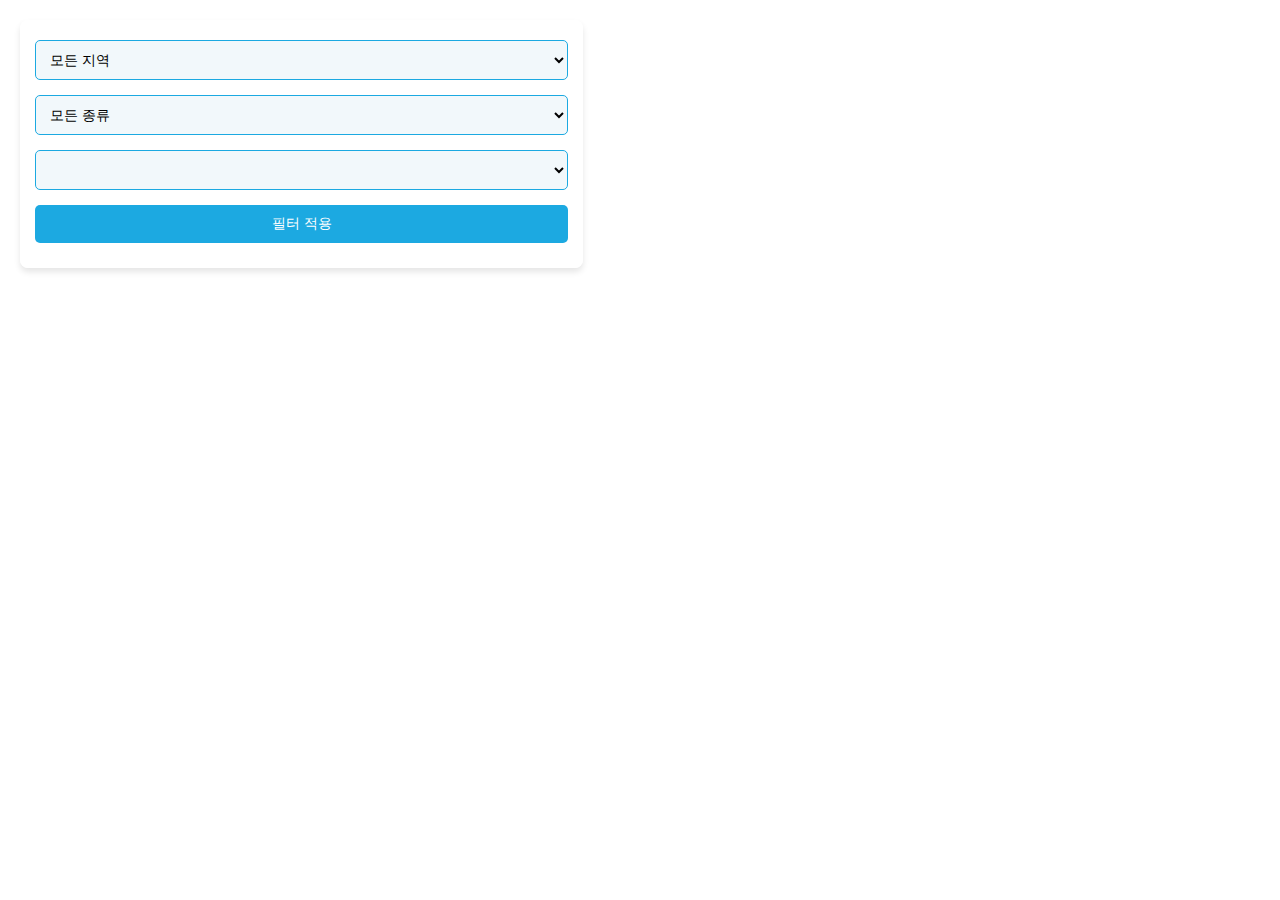
<file: hangangman/index.html>
<!DOCTYPE html>
<html lang="ko">
<head>
    <meta charset="UTF-8">
    <meta http-equiv="X-UA-Compatible" content="IE=edge">
    <meta name="viewport" content="width=device-width, initial-scale=1.0, maximum-scale=1.0, minimum-scale=1.0, user-scalable=no">
    <title>한강갱</title>
    <link rel="icon" href="logo.ico" type="image/x-icon">
    <link rel="stylesheet" href="index_style.css"> <!-- 별도의 CSS 파일 연결 -->
    <!-- 필터 선택 -->
  <div id="filters">
    <select id="regionFilter">
      <option value="">모든 지역</option>
      <option value="서울특별시">서울특별시</option>
      <option value="경기도">경기도</option>
      <option value="부산광역시">부산광역시</option>
      <option value="인천광역시">인천광역시</option>
      <option value="대구광역시">대구광역시</option>
      <option value="경상북도">경상북도</option>
      <option value="강원특별자치도">강원특별자치도</option>
      <option value="충청남도">충청남도</option>
      <option value="경상남도">경상남도</option>
      <option value="울산광역시">울산광역시</option>
      <option value="충청북도">충청북도</option>

      <!-- 필요한 지역을 추가할 수 있습니다 -->
    </select>

    <select id="facilityTypeFilter">
      <option value="">모든 종류</option>
      <option value="생활체육관">생활체육관</option>
      <option value="수영장">수영장</option>
      <option value="구기체육관">구기체육관</option>
      <option value="골프연습장">골프연습장</option>
      <option value="기타시설">기타시설</option>
      <option value="구기체육관">구기체육관</option>
      <option value="빙상장">빙상장</option>
      <option value="테니스장">테니스장</option>
      <option value="축구장">축구장</option>
      <option value="간이운동장">간이운동장</option>
      <option value="야구장">야구장</option>
      <!-- 필요한 시설 종류를 추가할 수 있습니다 -->
    </select>
    <select id="test_type">
      <option value="all">모든 종류</option>
      <option value="순발력+사회형">순발력 + 사회형</option>
      <option value="순발력+목표지향형">순발력 + 목표지향형</option>
      <option value="순발력+자기계발형">순발력 + 자기계발형</option>
      <option value="순발력+트렌드 추종형">순발력 + 트렌드 추종형</option>
      <option value="지구력+사회형">지구력 + 사회형</option>
      <option value="지구력+목표지향형">지구력 + 목표지향형</option>
      <option value="지구력+자기계발형">지구력 + 자기계발형</option>
      <option value="지구력+트렌드 추종형">지구력 + 트렌드 추종형</option>
      <option value="유연성+사회형">유연성 + 사회형</option>
      <option value="유연성+목표지향형">유연성 + 목표지향형</option>
      <option value="유연성+자기계발형">유연성 + 자기계발형</option>
      <option value="유연성+트렌드 추종형">유연성 + 트렌드 추종형</option>
      <option value="피지컬+사회형">피지컬 + 사회형</option>
      <option value="피지컬+목표지향형">피지컬 + 목표지향형</option>
      <option value="피지컬+자기계발형">피지컬 + 자기계발형</option>
      <option value="피지컬+트렌드 추종형">피지컬 + 트렌드 추종형</option>
      <!-- 필요한 시설 종류를 추가할 수 있습니다 -->
    </select>

    <button onclick="applyFilters()">필터 적용</button>
  </div>

    <script type="text/javascript" src="https://openapi.map.naver.com/openapi/v3/maps.js?ncpClientId=9oy4so5qmj"></script>

    <style>
        /* html과 body 태그의 높이를 100%로 설정 */
        html, body {
            height: 100%;
            margin: 0;
        }

        /* 지도 div를 화면 크기에 맞게 설정 */
        #map {
            width: 100%;
            height: 100%;
        }
    </style>
</head>
<body>
    <div id="map"></div> <!-- 지도 표시 영역 -->

    <script src="map.js"></script> <!-- map.js라는 파일을 불러옴 -->
</body>
</html>
</file>
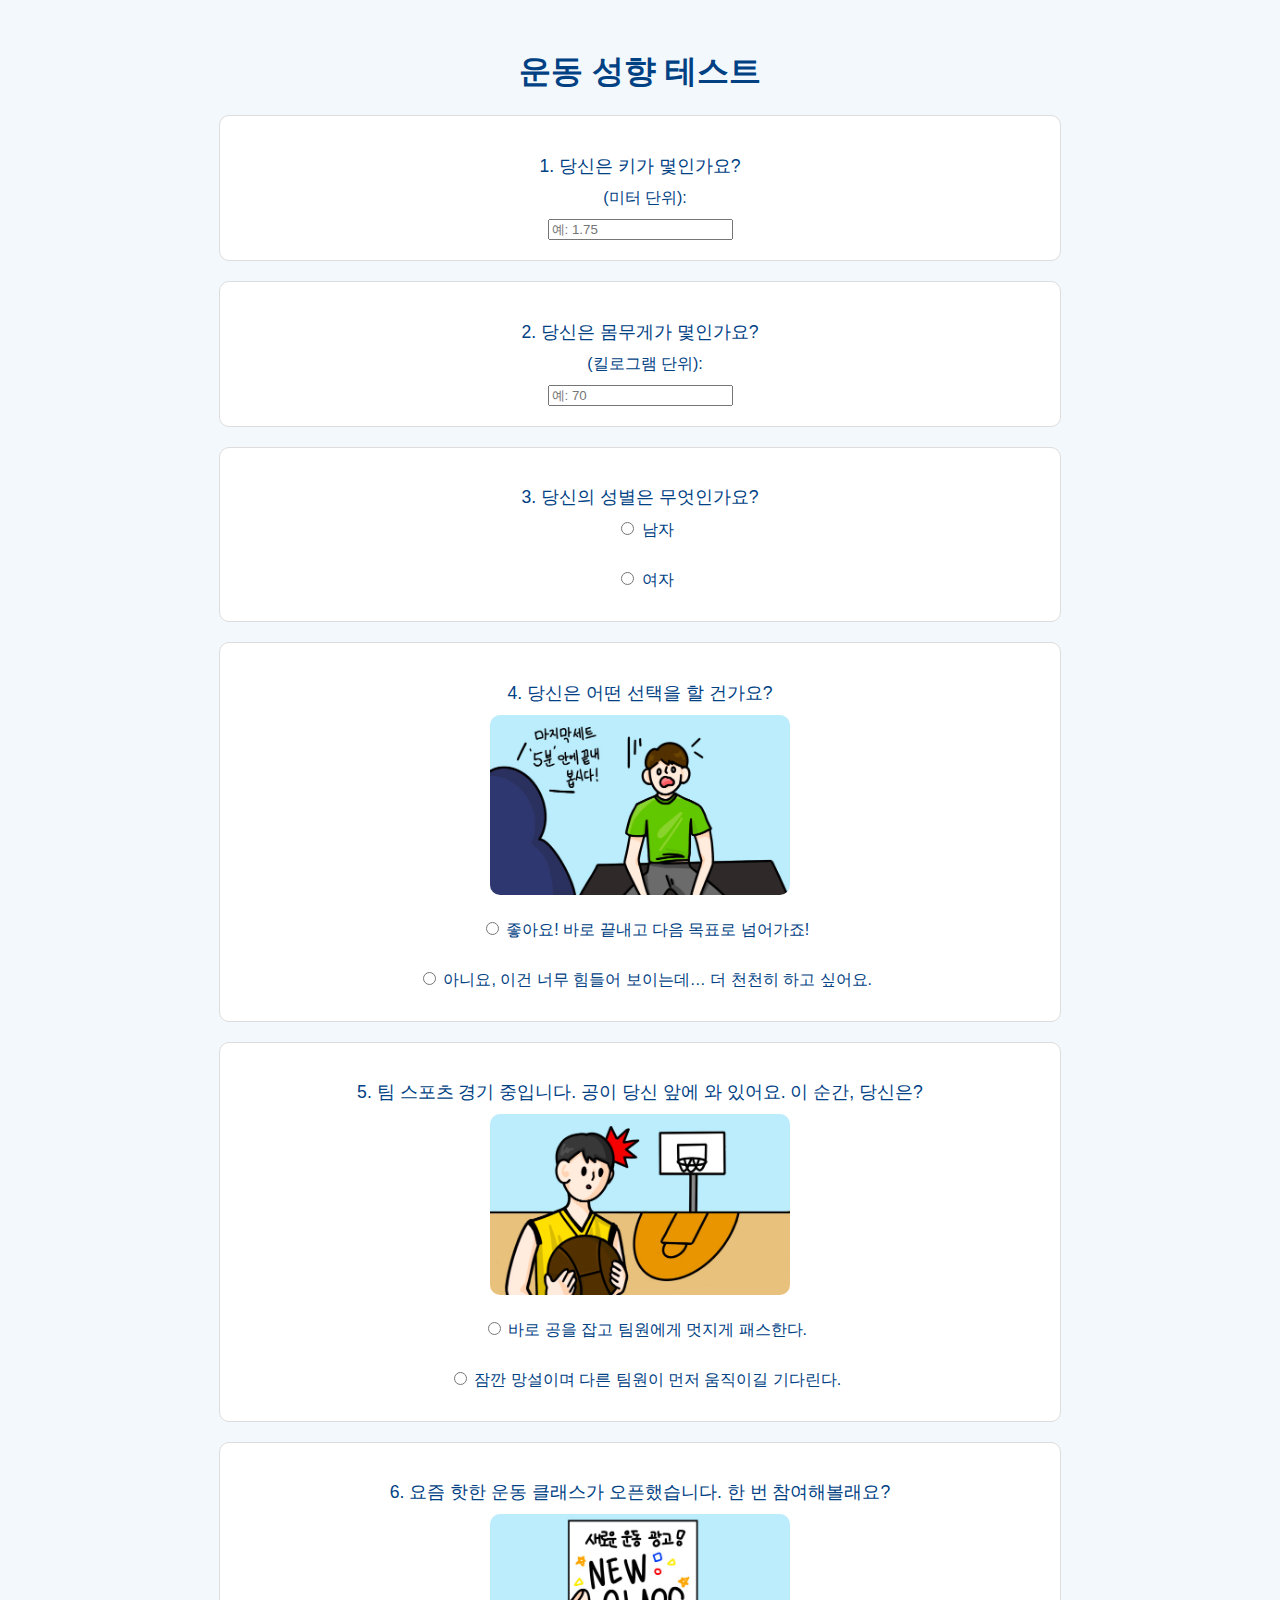
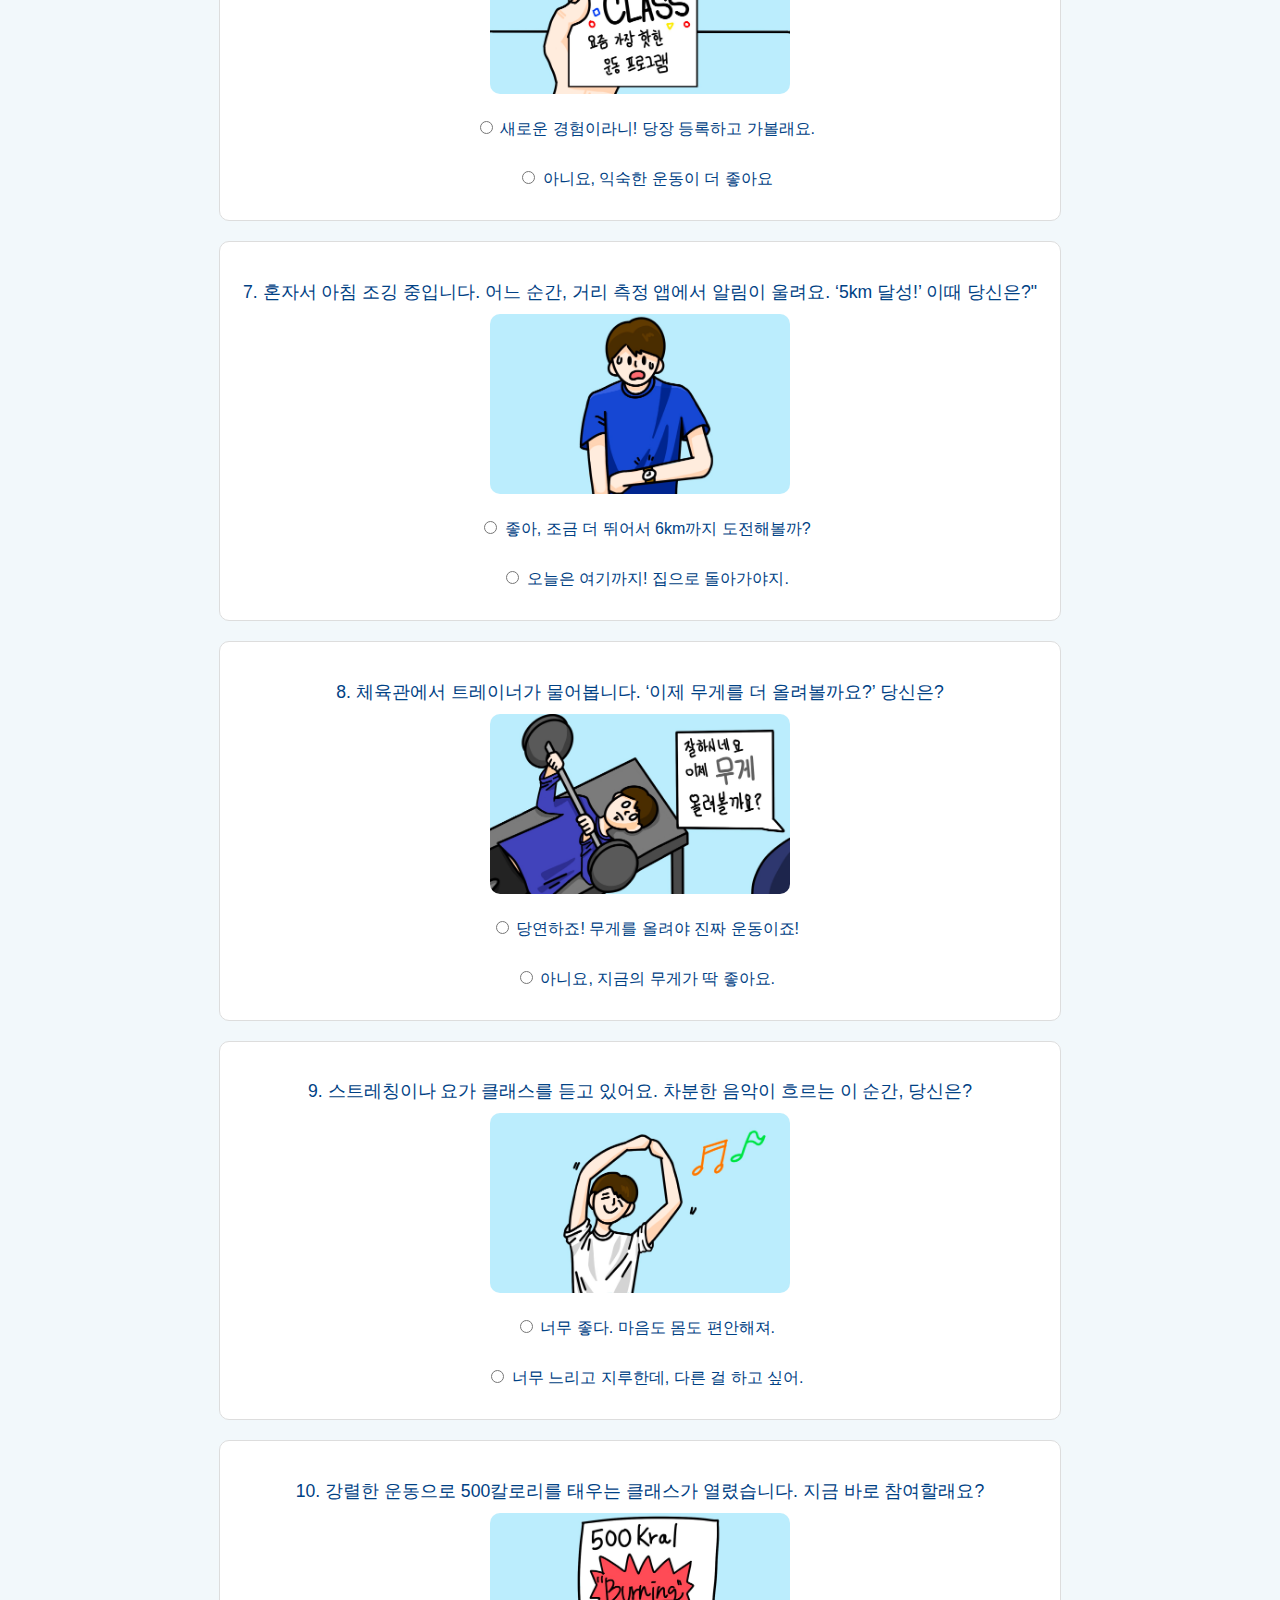
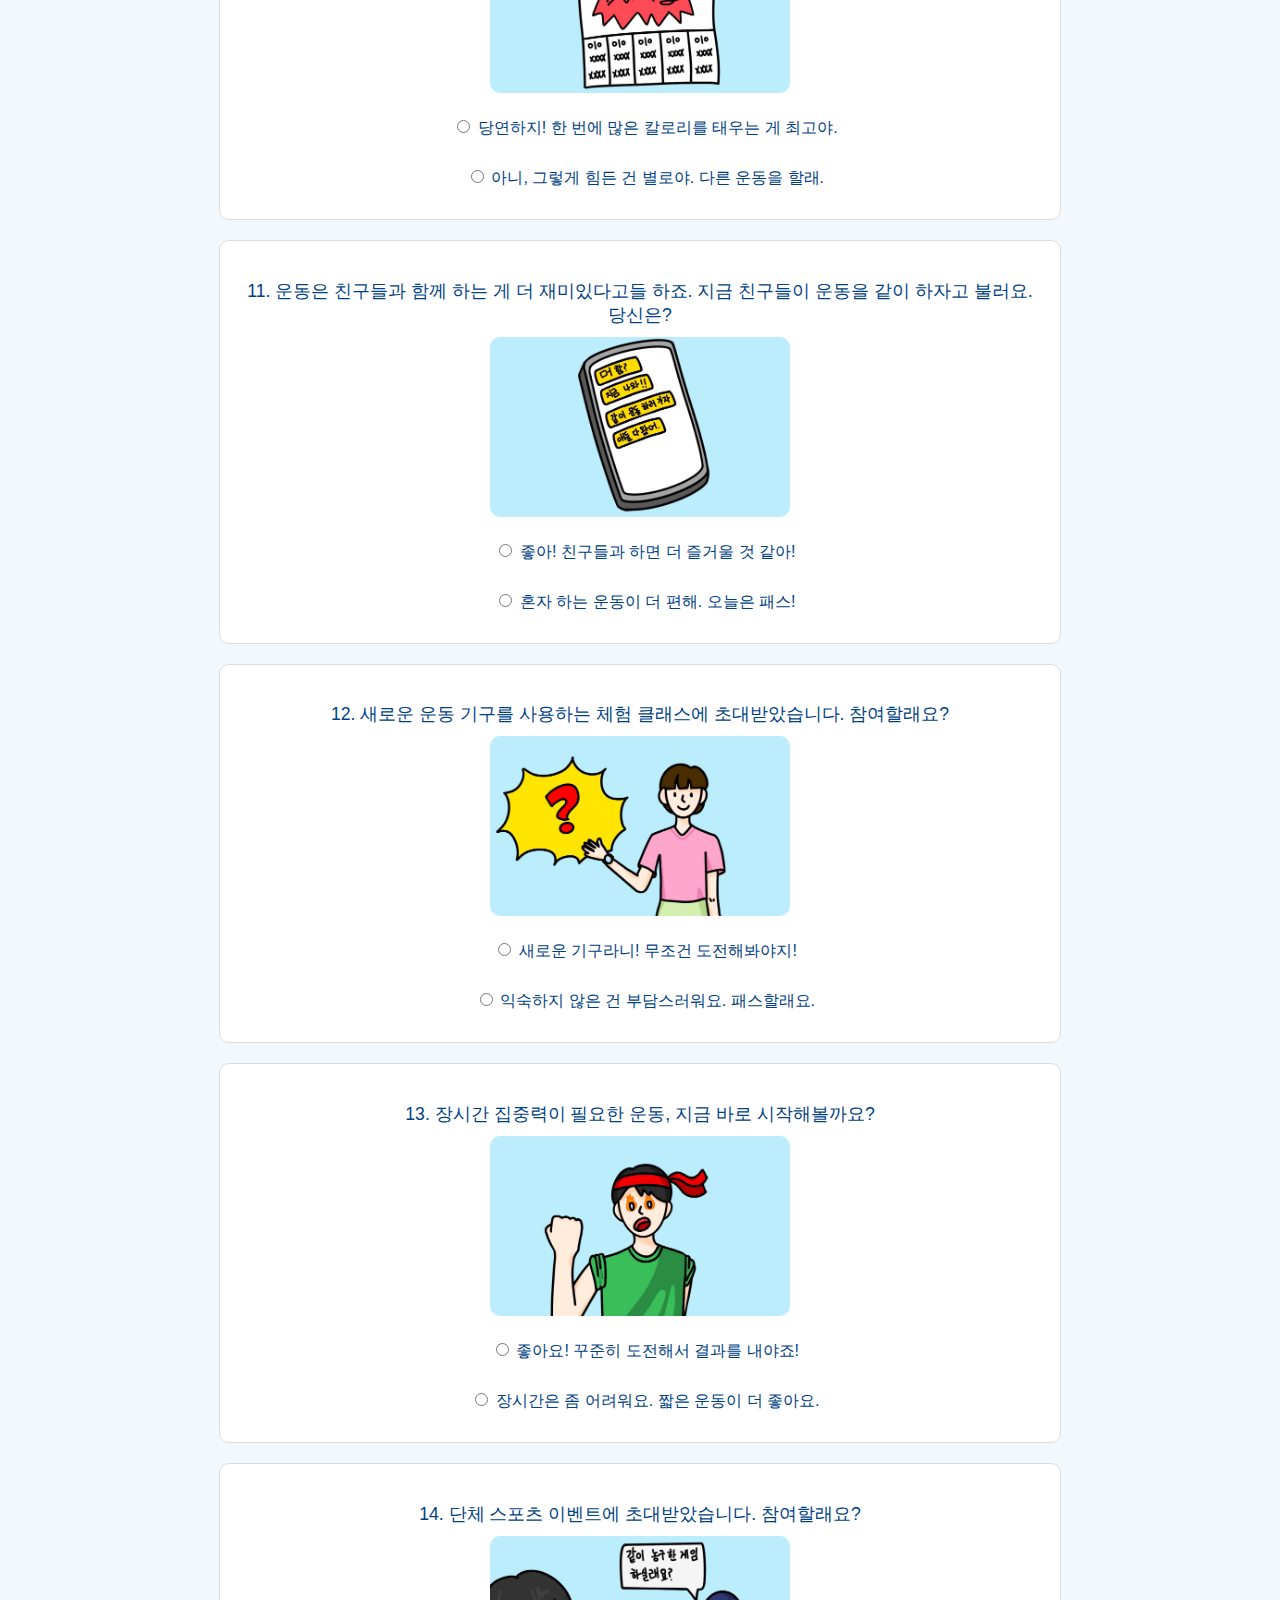
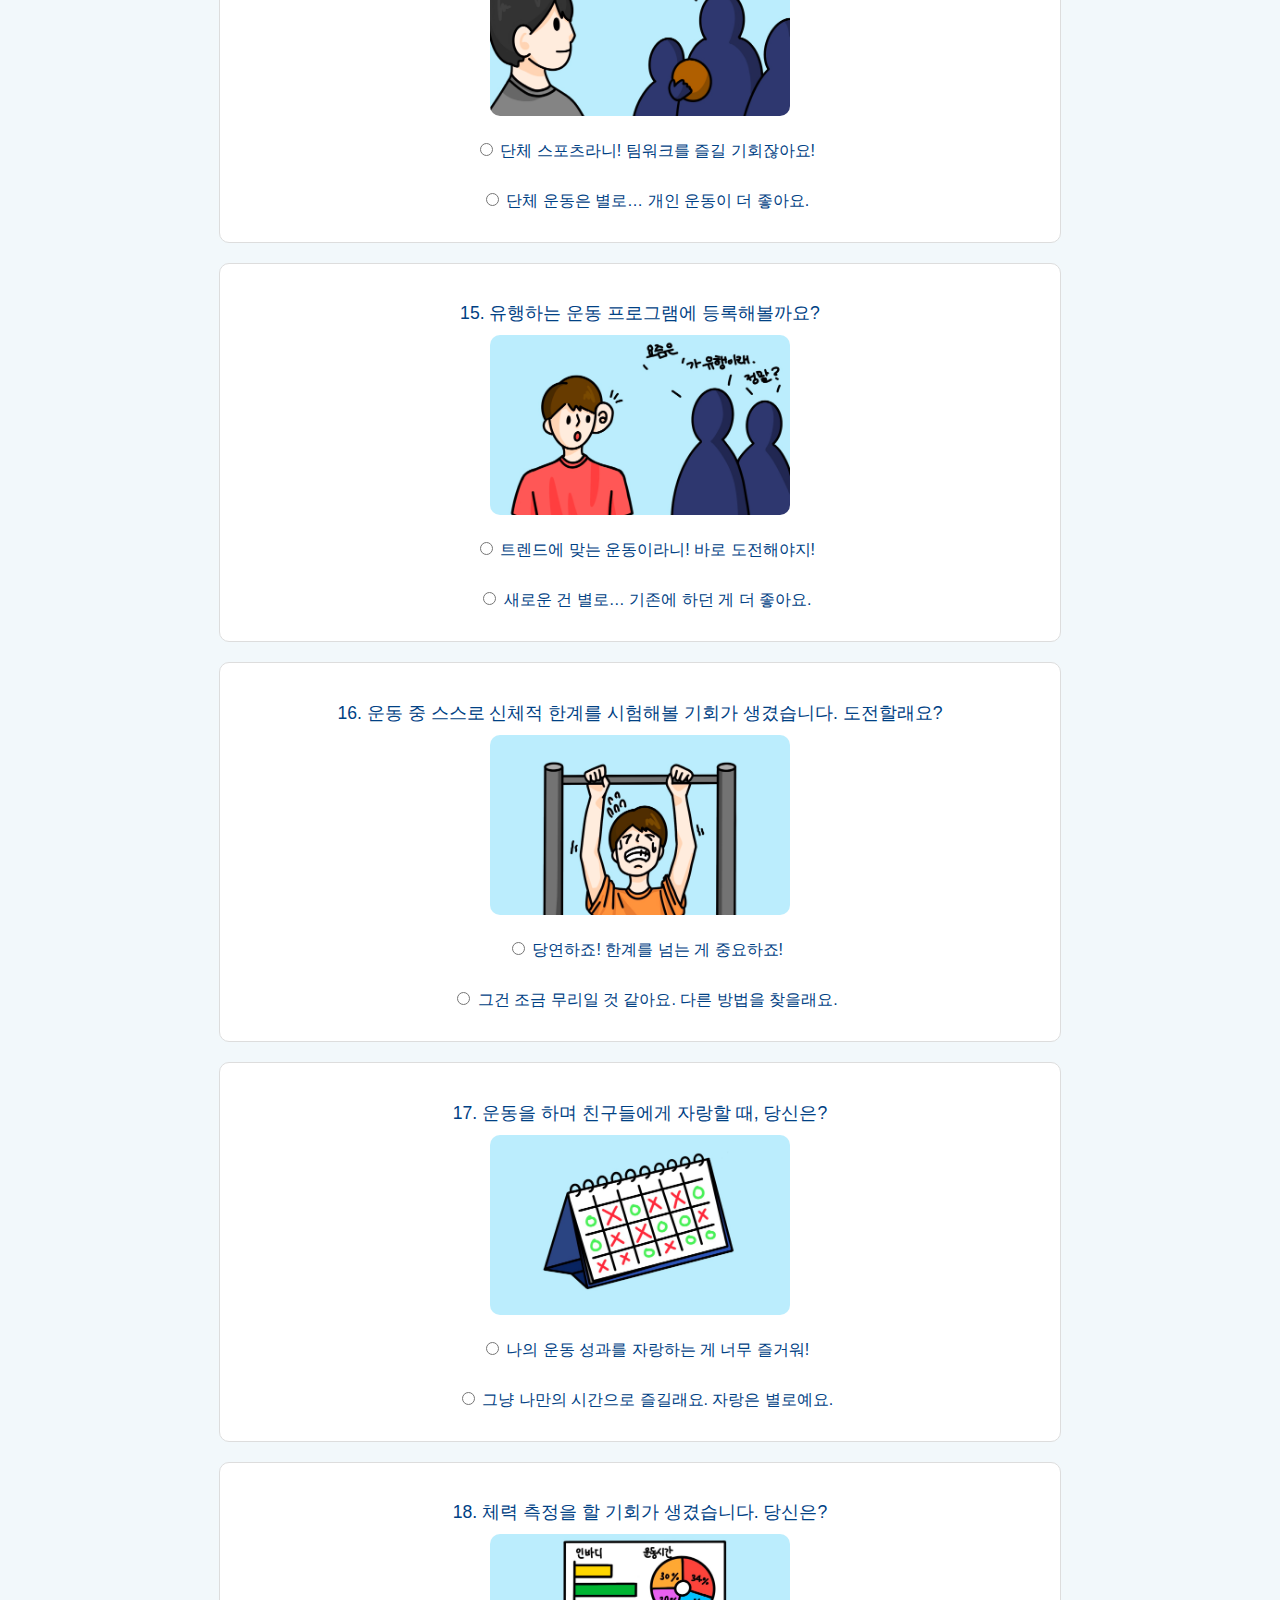
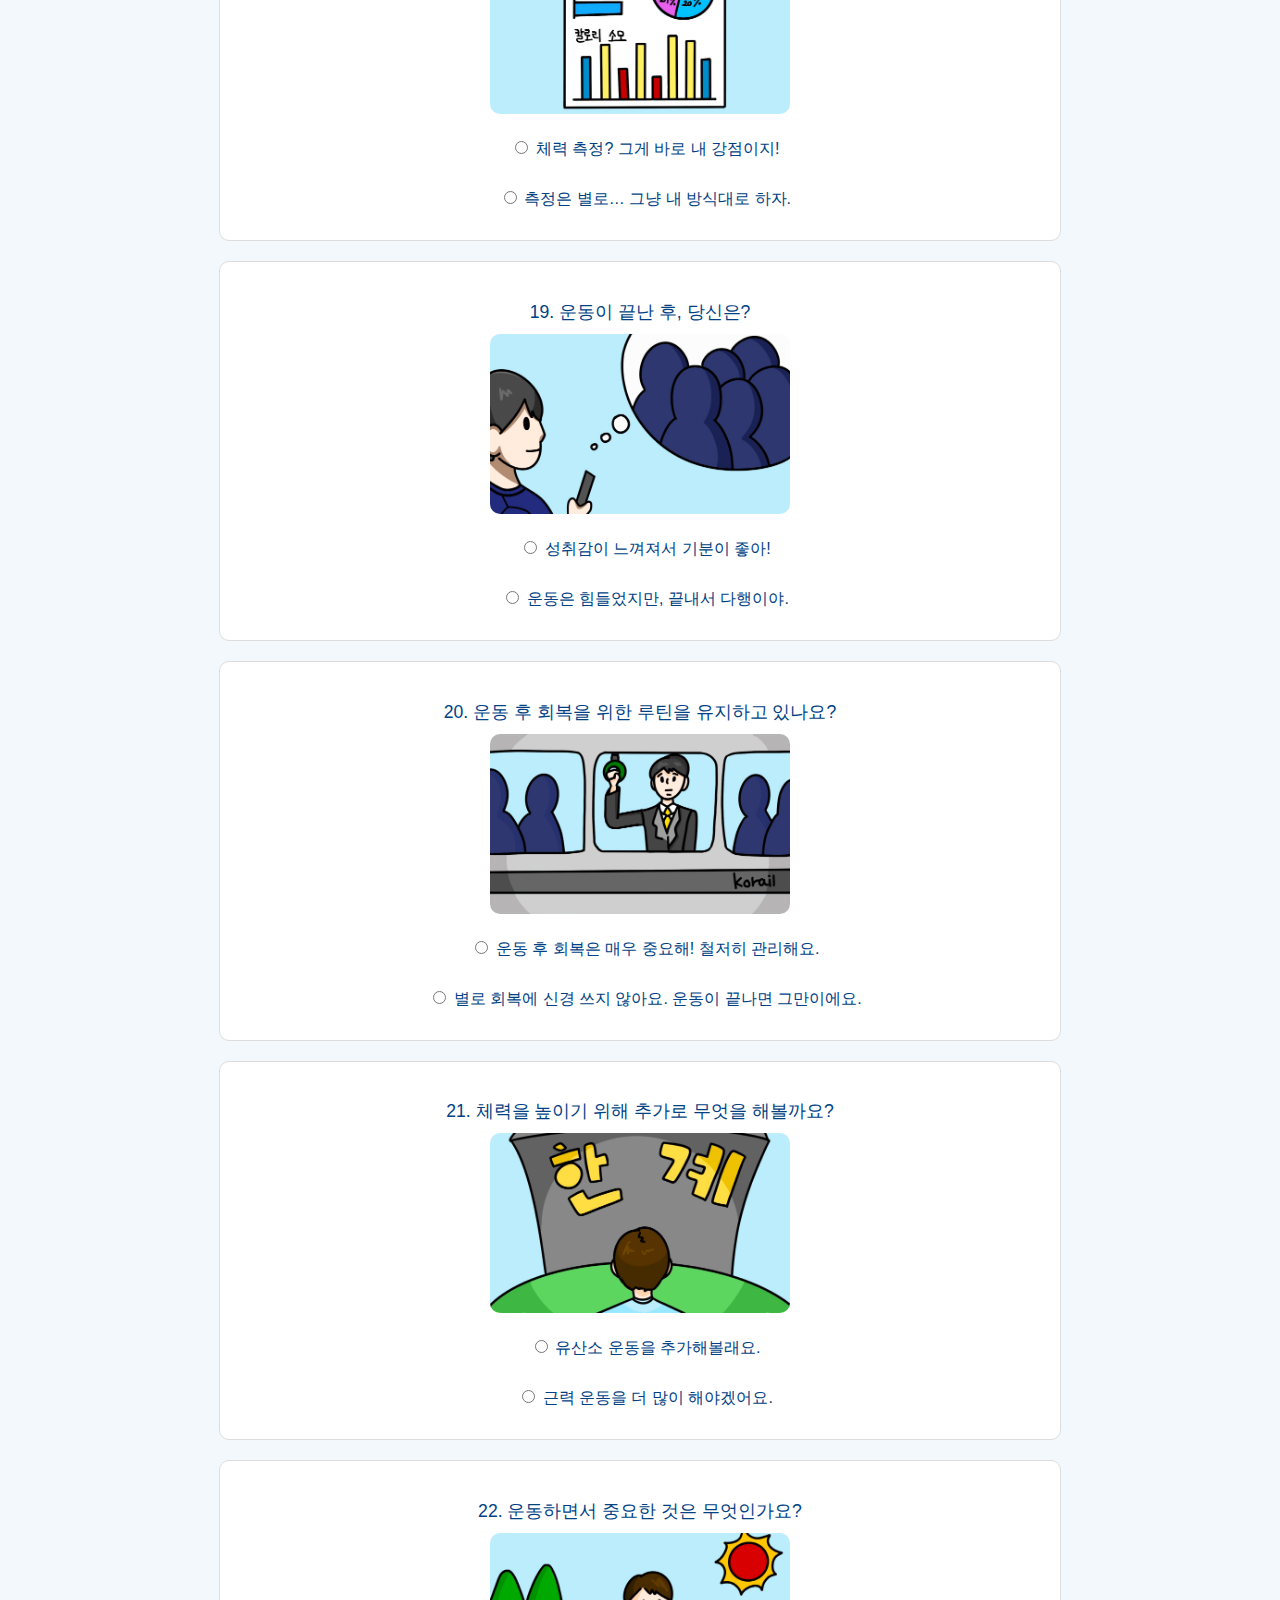
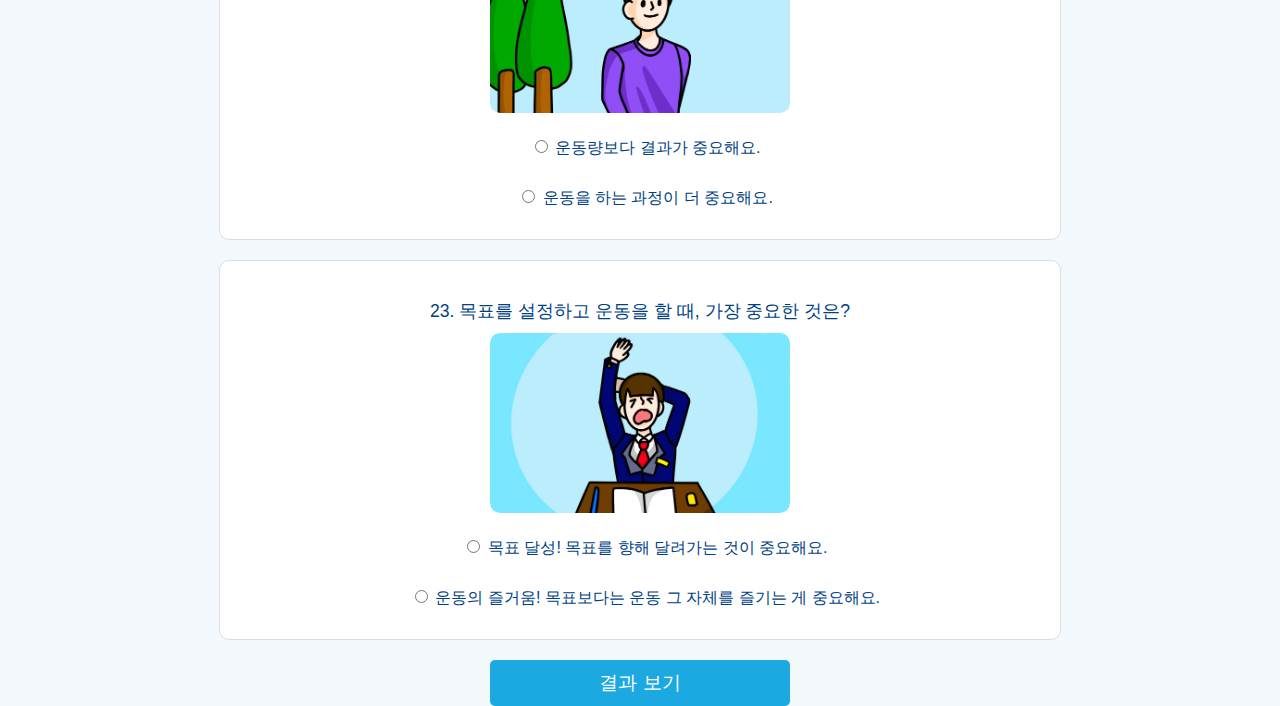
<file: hangangman/test.html>
<!DOCTYPE html>
<html lang="ko">
<head>
    <meta charset="UTF-8">
    <meta name="viewport" content="width=device-width, initial-scale=1.0">
    <title>운동 성향 테스트</title>
    <link rel="stylesheet" href="test.css">
    <style>
        body {
            font-family: Arial, sans-serif;
            margin: 20px;
        }
        .question {
            margin-bottom: 20px;
        }
        .answer {
            margin: 5px 0;
        }
        #result {
            margin-top: 30px;
        }
    </style>
</head>
<body>
    <h1>운동 성향 테스트</h1>
    <form id="quizForm">
        <div class="question">
            <p>1. 당신은 키가 몇인가요?</p>
            <label for="numInput_height">(미터 단위): </label>
            <input type="number" id="numInput_height" placeholder="예: 1.75" step="0.01" required>
        </div>

        <div class="question">
            <p>2. 당신은 몸무게가 몇인가요?</p>
            <label for="numInput_weight">(킬로그램 단위): </label>
            <input type="number" id="numInput_weight" placeholder="예: 70" required>
        </div>

        <div class="question">
            <p>3. 당신의 성별은 무엇인가요?</p>
            <label><input type="radio" name="question3" value="1"> 남자</label><br>
            <label><input type="radio" name="question3" value="2"> 여자</label>
        </div>

        <div class="question">
            <p>4. 당신은 어떤 선택을 할 건가요?</p>
            <img src="testimage/8.jpg" alt="사진불러오기오류" width="300"><br>
            <label><input type="radio" name="question4" value="1"> 좋아요! 바로 끝내고 다음 목표로 넘어가죠!</label><br>
            <label><input type="radio" name="question4" value="2"> 아니요, 이건 너무 힘들어 보이는데… 더 천천히 하고 싶어요.</label>

        </div>

        <div class="question">
            <p>5. 팀 스포츠 경기 중입니다. 공이 당신 앞에 와 있어요. 이 순간, 당신은?</p>
            <img src="testimage/10.jpg" alt="사진불러오기오류" width="300"><br>
            <label><input type="radio" name="question5" value="1"> 바로 공을 잡고 팀원에게 멋지게 패스한다.</label><br>
            <label><input type="radio" name="question5" value="2"> 잠깐 망설이며 다른 팀원이 먼저 움직이길 기다린다.</label>
        </div>
        <div class="question">
            <p>6. 요즘 핫한 운동 클래스가 오픈했습니다. 한 번 참여해볼래요?</p>
            <img src="testimage/12.jpg" alt="사진불러오기오류" width="300"><br>
            <label><input type="radio" name="question6" value="1"> 새로운 경험이라니! 당장 등록하고 가볼래요.</label><br>
            <label><input type="radio" name="question6" value="2"> 아니요, 익숙한 운동이 더 좋아요</label>
        </div>
        <div class="question">
            <p>7. 혼자서 아침 조깅 중입니다. 어느 순간, 거리 측정 앱에서 알림이 울려요. ‘5km 달성!’ 이때 당신은?"</p>
            <img src="testimage/9.jpg" alt="사진불러오기오류" width="300"><br>
            <label><input type="radio" name="question7" value="1"> 좋아, 조금 더 뛰어서 6km까지 도전해볼까?</label><br>
            <label><input type="radio" name="question7" value="2"> 오늘은 여기까지! 집으로 돌아가야지.</label>
        </div>
         <div class="question">
            <p>8. 체육관에서 트레이너가 물어봅니다. ‘이제 무게를 더 올려볼까요?’ 당신은?</p>
            <img src="testimage/11.jpg" alt="사진불러오기오류" width="300"><br>
            <label><input type="radio" name="question8" value="1"> 당연하죠! 무게를 올려야 진짜 운동이죠!</label><br>
            <label><input type="radio" name="question8" value="2"> 아니요, 지금의 무게가 딱 좋아요.</label>
        </div>
        <div class="question">
            <p>9. 스트레칭이나 요가 클래스를 듣고 있어요. 차분한 음악이 흐르는 이 순간, 당신은?</p>
            <img src="testimage/13.jpg" alt="사진불러오기오류" width="300"><br>
            <label><input type="radio" name="question9" value="1"> 너무 좋다. 마음도 몸도 편안해져.</label><br>
            <label><input type="radio" name="question9" value="2"> 너무 느리고 지루한데, 다른 걸 하고 싶어.</label>
        </div>

        <!-- 질문 10 -->
        <div class="question">
            <p>10. 강렬한 운동으로 500칼로리를 태우는 클래스가 열렸습니다. 지금 바로 참여할래요?</p>
            <img src="testimage/14.jpg" alt="사진불러오기오류" width="300"><br>
            <label><input type="radio" name="question10" value="1"> 당연하지! 한 번에 많은 칼로리를 태우는 게 최고야.</label><br>
            <label><input type="radio" name="question10" value="2"> 아니, 그렇게 힘든 건 별로야. 다른 운동을 할래.</label>
        </div>

        <!-- 질문 11 -->
        <div class="question">
            <p>11. 운동은 친구들과 함께 하는 게 더 재미있다고들 하죠. 지금 친구들이 운동을 같이 하자고 불러요. 당신은?</p>
            <img src="testimage/16.jpg" alt="사진불러오기오류" width="300"><br>
            <label><input type="radio" name="question11" value="1"> 좋아! 친구들과 하면 더 즐거울 것 같아!</label><br>
            <label><input type="radio" name="question11" value="2"> 혼자 하는 운동이 더 편해. 오늘은 패스!</label>
        </div>

        <!-- 질문 12 -->
        <div class="question">
            <p>12. 새로운 운동 기구를 사용하는 체험 클래스에 초대받았습니다. 참여할래요?</p>
            <img src="testimage/17.jpg" alt="사진불러오기오류" width="300"><br>
            <label><input type="radio" name="question12" value="1"> 새로운 기구라니! 무조건 도전해봐야지!</label><br>
            <label><input type="radio" name="question12" value="2"> 익숙하지 않은 건 부담스러워요. 패스할래요.</label>
        </div>

        <!-- 질문 13 -->
        <div class="question">
            <p>13. 장시간 집중력이 필요한 운동, 지금 바로 시작해볼까요?</p>
            <img src="testimage/18.jpg" alt="사진불러오기오류" width="300"><br>
            <label><input type="radio" name="question13" value="1"> 좋아요! 꾸준히 도전해서 결과를 내야죠!</label><br>
            <label><input type="radio" name="question13" value="2"> 장시간은 좀 어려워요. 짧은 운동이 더 좋아요.</label>
        </div>

        <!-- 질문 14 -->
        <div class="question">
            <p>14. 단체 스포츠 이벤트에 초대받았습니다. 참여할래요?</p>
            <img src="testimage/19.jpg" alt="사진불러오기오류" width="300"><br>
            <label><input type="radio" name="question14" value="1"> 단체 스포츠라니! 팀워크를 즐길 기회잖아요!</label><br>
            <label><input type="radio" name="question14" value="2"> 단체 운동은 별로… 개인 운동이 더 좋아요.</label>
        </div>

        <!-- 질문 15 -->
        <div class="question">
            <p>15. 유행하는 운동 프로그램에 등록해볼까요?</p>
            <img src="testimage/6.jpg" alt="사진불러오기오류" width="300"><br>
            <label><input type="radio" name="question15" value="1"> 트렌드에 맞는 운동이라니! 바로 도전해야지!</label><br>
            <label><input type="radio" name="question15" value="2"> 새로운 건 별로… 기존에 하던 게 더 좋아요.</label>
        </div>
        <div class="question">
            <p>16. 운동 중 스스로 신체적 한계를 시험해볼 기회가 생겼습니다. 도전할래요?</p>
            <img src="testimage/4.jpg" alt="사진불러오기오류" width="300"><br>
            <label><input type="radio" name="question16" value="1"> 당연하죠! 한계를 넘는 게 중요하죠!</label><br>
            <label><input type="radio" name="question16" value="2"> 그건 조금 무리일 것 같아요. 다른 방법을 찾을래요.</label>
        </div>

        <!-- 질문 17 -->
        <div class="question">
            <p>17. 운동을 하며 친구들에게 자랑할 때, 당신은?</p>
            <img src="testimage/2.jpg" alt="사진불러오기오류" width="300"><br>
            <label><input type="radio" name="question17" value="1"> 나의 운동 성과를 자랑하는 게 너무 즐거워!</label><br>
            <label><input type="radio" name="question17" value="2"> 그냥 나만의 시간으로 즐길래요. 자랑은 별로예요.</label>
        </div>

        <!-- 질문 18 -->
        <div class="question">
            <p>18. 체력 측정을 할 기회가 생겼습니다. 당신은?</p>
            <img src="testimage/3.jpg" alt="사진불러오기오류" width="300"><br>
            <label><input type="radio" name="question18" value="1"> 체력 측정? 그게 바로 내 강점이지!</label><br>
            <label><input type="radio" name="question18" value="2"> 측정은 별로… 그냥 내 방식대로 하자.</label>
        </div>

        <!-- 질문 19 -->
        <div class="question">
            <p>19. 운동이 끝난 후, 당신은?</p>
            <img src="testimage/20.jpg" alt="사진불러오기오류" width="300"><br>
            <label><input type="radio" name="question19" value="1"> 성취감이 느껴져서 기분이 좋아!</label><br>
            <label><input type="radio" name="question19" value="2"> 운동은 힘들었지만, 끝내서 다행이야.</label>
        </div>

        <!-- 질문 20 -->
        <div class="question">
            <p>20. 운동 후 회복을 위한 루틴을 유지하고 있나요?</p>
            <img src="testimage/5.jpg" alt="사진불러오기오류" width="300"><br>
            <label><input type="radio" name="question20" value="1"> 운동 후 회복은 매우 중요해! 철저히 관리해요.</label><br>
            <label><input type="radio" name="question20" value="2"> 별로 회복에 신경 쓰지 않아요. 운동이 끝나면 그만이에요.</label>
        </div>

        <!-- 질문 21 -->
        <div class="question">
            <p>21. 체력을 높이기 위해 추가로 무엇을 해볼까요?</p>
            <img src="testimage/1.jpg" alt="사진불러오기오류" width="300"><br>
            <label><input type="radio" name="question21" value="1"> 유산소 운동을 추가해볼래요.</label><br>
            <label><input type="radio" name="question21" value="2"> 근력 운동을 더 많이 해야겠어요.</label>
        </div>

        <!-- 질문 22 -->
        <div class="question">
            <p>22. 운동하면서 중요한 것은 무엇인가요?</p>
            <img src="testimage/7.jpg" alt="사진불러오기오류" width="300"><br>
            <label><input type="radio" name="question22" value="1"> 운동량보다 결과가 중요해요.</label><br>
            <label><input type="radio" name="question22" value="2"> 운동을 하는 과정이 더 중요해요.</label>
        </div>

        <!-- 질문 23 -->
        <div class="question">
            <p>23. 목표를 설정하고 운동을 할 때, 가장 중요한 것은?</p>
            <img src="testimage/15.jpg" alt="사진불러오기오류" width="300"><br>
            <label><input type="radio" name="question23" value="1"> 목표 달성! 목표를 향해 달려가는 것이 중요해요.</label><br>
            <label><input type="radio" name="question23" value="2"> 운동의 즐거움! 목표보다는 운동 그 자체를 즐기는 게 중요해요.</label>
        </div>

        <button type="button" onclick="calculateResults()">결과 보기</button>
    </form>

    <div id="result" style="display: none;">
        <h2>최종 결과</h2>
        <p id="highestTypesP"></p>
        <p id="highestTypesS"></p>
    </div>
    <script src="test.js"></script>
</body>
</html>
</file>
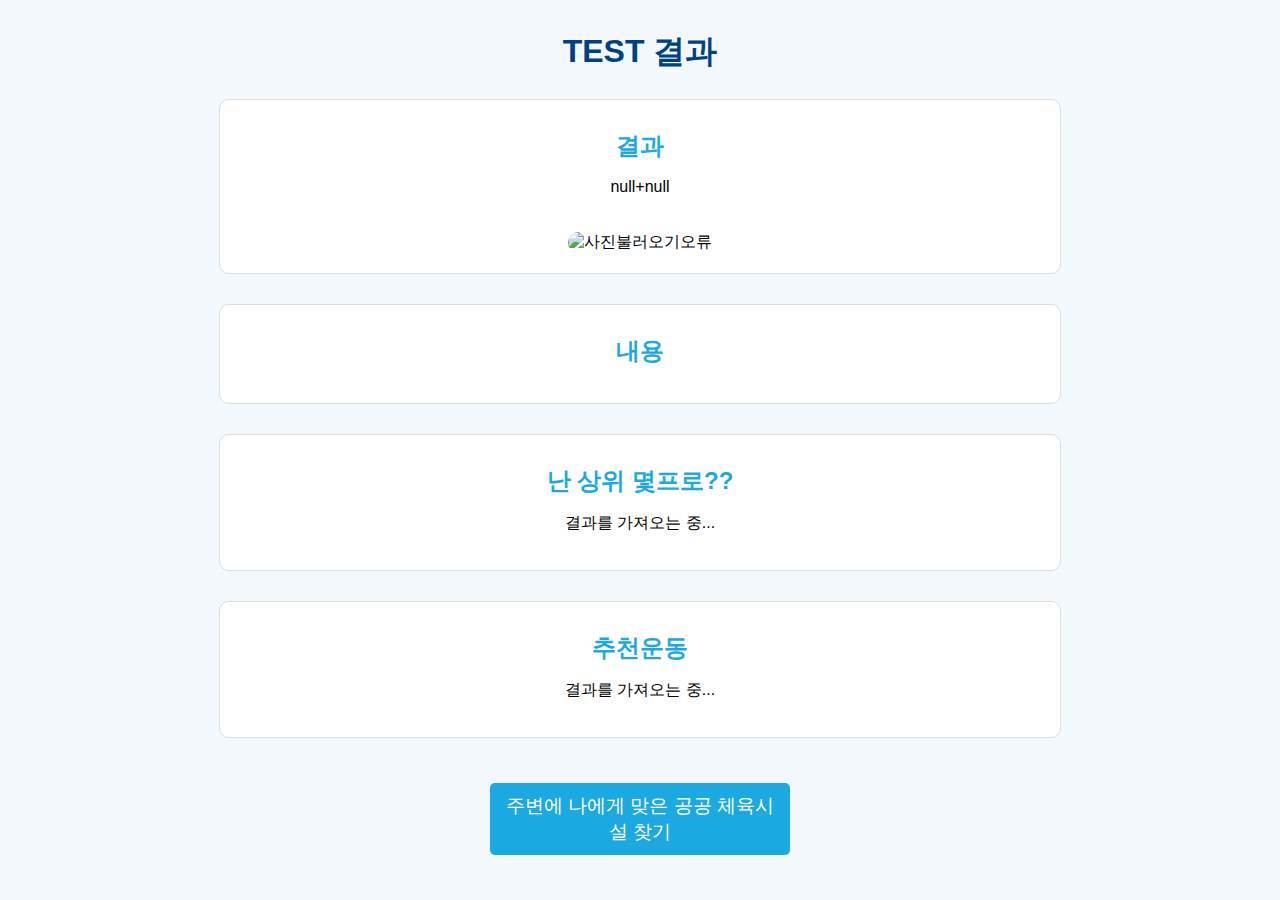
<file: hangangman/test_result.html>
<!DOCTYPE html>
<html lang="ko">
<head>
    <meta charset="UTF-8">
    <meta name="viewport" content="width=device-width, initial-scale=1.0">
    <title>결과 페이지</title>
    <link rel="stylesheet" href="test_result.css">
</head>
<body>
    <h1>TEST 결과</h1>
    
    <div>
        <h2>결과</h2>
        <p id="resultPS">결과를 가져오는 중...</p>
        <img id="resultImage" alt="사진불러오기오류" width="300"><br>
    </div>
    <div>
        <h2>내용</h2>
        <p id="result_text" style="white-space: pre-line;">결과를 가져오는 중...</p>
    </div>
    <div>
        <h2>난 상위 몇프로??</h2>
        <p id="closestScorePercentile" style="white-space: pre-line;">결과를 가져오는 중...</p>
    </div>
    <div>
        <h2>추천운동</h2>
        <p id="result_exe" style="white-space: pre-line;">결과를 가져오는 중...</p>
    </div>
    <button onclick="openNewWindow()">주변에 나에게 맞은 공공 체육시설 찾기</button>
    <script src="test_result.js"></script>
    
</body>
</html>
</file>
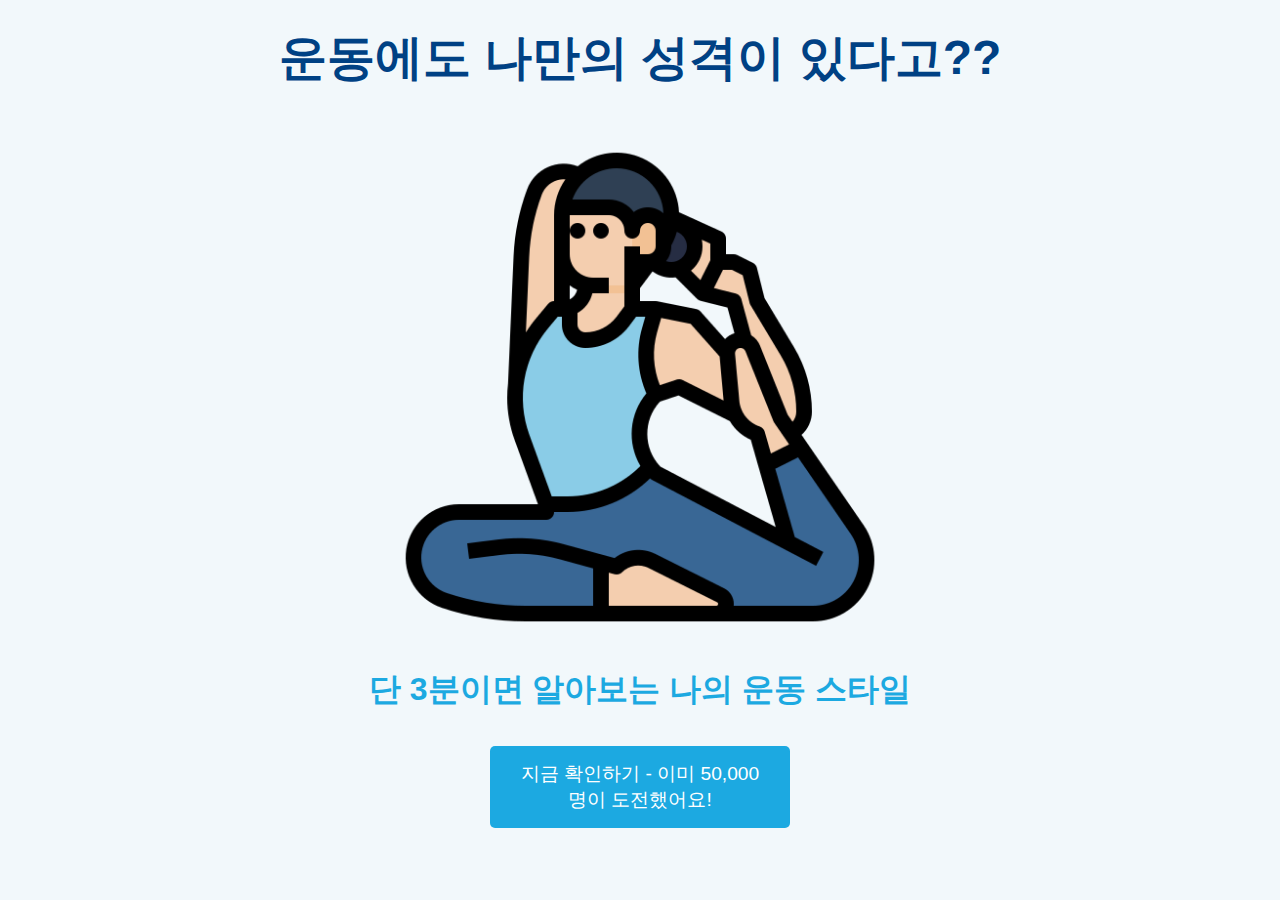
<file: hangangman/test_start.html>
<!DOCTYPE html>
<html lang="ko">
<head>
    <meta charset="UTF-8">
    <meta name="viewport" content="width=device-width, initial-scale=1.0">
    <title>운동 스타일 테스트</title>
    <link rel="stylesheet" href="test_start.css">    
</head>
<body>

    <h1>운동에도 나만의 성격이 있다고??</h1>

    <!-- 이미지 -->
    <div class="image-container">
        <img id="startImage" src="start_img/1.png" alt="운동 이미지">
    </div>

    <!-- 소제목 -->
    <h2>단 3분이면 알아보는 나의 운동 스타일</h2>

    <!-- 버튼 -->
    <button onclick="location.href='test.html'">지금 확인하기 - 이미 50,000명이 도전했어요!</button>

</body>
<script>
    window.onload = function() {
        const img = document.getElementById("startImage");
        let num = 1;  // 초기값 1

        // 2초마다 이미지를 변경하는 setInterval 사용
        setInterval(function() {
            img.src = "start_img/" + num + ".png";  // 이미지 변경
            num += 1;  // num을 1 증가
            if (num > 7) {
                num = 1;  // num이 7을 초과하면 다시 1로 돌아감
            }
        }, 2000);  // 2000ms = 2초마다 이미지 변경
    };
</script>
</html>
</file>
<file: hangangman/index_style.css>
/* 기본 스타일 */
html, body {
    height: 100%;
    margin: 0;
    font-family: Arial, sans-serif;
}

/* 지도 영역 */
#map {
    width: 100%;
    height: 100%;
    position: relative;
}

/* 필터 영역 스타일 */
#filters {
    position: absolute;
    top: 20px;
    left: 20px;
    background-color: rgba(255, 255, 255, 0.9);
    padding: 15px;
    border-radius: 8px;
    z-index: 100;
    box-shadow: 0 4px 6px rgba(0, 0, 0, 0.1);
}

/* 필터 제목 */
#filters select, #filters button {
    font-size: 14px;
    padding: 10px;
    border-radius: 5px;
    border: 1px solid #ddd;
    margin: 5px 0;
    outline: none;
    width: 100%;
}

/* 필터의 버튼 스타일 */
#filters button {
    background-color: #1ca9e1; /* 밝은 파랑 */
    color: white;
    border: none;
    cursor: pointer;
    transition: background-color 0.3s;
}

#filters button:hover {
    background-color: #004184; /* 어두운 파랑 */
}

/* 셀렉트 박스 스타일 */
#filters select {
    background-color: #f2f8fb; /* 밝은 배경 */
    border: 1px solid #1ca9e1; /* 밝은 파랑 */
}

#filters select:focus {
    border-color: #004184; /* 어두운 파랑 */
}

/* 버튼과 셀렉트 박스의 포커스 상태 */
#filters select:focus, #filters button:focus {
    outline: none;
}

/* 필터와 버튼 사이 간격 조정 */
#filters select, #filters button {
    margin-bottom: 10px;
}

/* 모바일 친화적인 스타일 (반응형) */
@media (max-width: 768px) {
    #filters {
        top: 10px;
        left: 10px;
        width: calc(100% - 20px);
    }

    #filters select, #filters button {
        width: 100%;
    }

}
/* 정보창 기본 스타일 */
.naver-info-window {
    background-color: #ffffff;  /* 배경색 */
    border-radius: 8px;  /* 둥근 모서리 */
    padding: 15px;  /* 패딩 추가 */
    font-family: 'Arial', sans-serif;  /* 폰트 설정 */
    box-shadow: 0 4px 10px rgba(0, 0, 0, 0.1);  /* 그림자 효과 */
    max-width: 350px;  /* 최대 너비 */
    font-size: 14px;  /* 글자 크기 */
    color: #333333;  /* 텍스트 색 */
}

/* 정보창 제목 스타일 */
.naver-info-window strong {
    font-size: 16px;  /* 제목 크기 */
    font-weight: bold;  /* 볼드 처리 */
    color: #004184;  /* 제목 색 */
}

/* 주소 및 프로그램명 스타일 */
.naver-info-window .address {
    margin-top: 10px;  /* 상단 마진 */
    font-size: 13px;  /* 작은 폰트 크기 */
    color: #555555;  /* 어두운 회색 */
}

.naver-info-window .program-type {
    margin-top: 5px;
    font-size: 13px;
    color: #1ca9e1;  /* 파란색 */
}

/* 링크 스타일 */
.naver-info-window a {
    margin-top: 10px;
    color: #1ca9e1;  /* 링크 색 */
    text-decoration: none;  /* 밑줄 제거 */
    font-weight: bold;
}

.naver-info-window a:hover {
    text-decoration: underline;  /* 호버 시 밑줄 */
}
</file>
<file: hangangman/test.css>
/* 기본 스타일 */
body {
    font-family: Arial, sans-serif;
    background-color: #f2f8fb; /* 배경색 */
    margin: 0;
    padding: 0;
    box-sizing: border-box;
    display: flex;
    flex-direction: column;
    align-items: center; /* 수평 가운데 정렬 */
    justify-content: flex-start;
    height: 100vh; /* 화면 전체 높이 사용 */
}

h1, h2 {
    text-align: center;
    color: #004184; /* 제목 색상 */
    width: 100%;
}

h1 {
    margin-top: 30px;
    font-size: 2rem;
}

h2 {
    margin-top: 20px;
    font-size: 1.5rem;
    color: #1ca9e1; /* 소제목 색상 */
}

/* 질문 영역 */
.question {
    background-color: #fff;
    border: 1px solid #ddd;
    padding: 20px;
    margin-bottom: 20px;
    border-radius: 10px;
    width: 100%;
    max-width: 800px; /* 최대 너비 설정 */
    text-align: center; /* 텍스트 가운데 정렬 */
}

.question p {
    font-size: 1.1rem;
    color: #004184;
    margin-bottom: 10px;
}

.question label {
    font-size: 1rem;
    color: #004184;
    margin-left: 10px;
    display: block;
    margin-bottom: 10px;
}

/* 이미지 크기 조정 */
.question img {
    max-width: 100%;
    height: auto;
    border-radius: 10px;
    margin-bottom: 20px; /* 이미지와 텍스트 간격 추가 */
}

/* 버튼 스타일 */
button {
    display: block;
    width: 80%;
    max-width: 300px; /* 최대 너비 설정 */
    padding: 10px;
    font-size: 1.2rem;
    background-color: #1ca9e1; /* 버튼 색상 */
    color: white;
    border: none;
    border-radius: 5px;
    cursor: pointer;
    margin-top: 20px;
    text-align: center;
    margin-left: auto; /* 왼쪽 여백 자동으로 추가 */
    margin-right: auto; /* 오른쪽 여백 자동으로 추가 */
}

button:hover {
    background-color: #004184;
}

/* 결과 영역 */
#result {
    background-color: #fff;
    border: 1px solid #ddd;
    padding: 20px;
    border-radius: 10px;
    margin-top: 30px;
    width: 100%;
    max-width: 800px; /* 최대 너비 설정 */
    text-align: center; /* 텍스트 가운데 정렬 */
}

/* 결과 스타일 */
#result h2 {
    font-size: 1.5rem;
    color: #004184;
}

#result p {
    font-size: 1.2rem;
    color: #004184;
}

/* 반응형 디자인 */
@media (max-width: 768px) {
    body {
        margin: 10px;
    }

    h1 {
        font-size: 1.5rem;
    }

    h2 {
        font-size: 1.2rem;
    }

    .question {
        padding: 15px;
    }

    button {
        font-size: 1rem;
    }

    #result h2 {
        font-size: 1.3rem;
    }

    #result p {
        font-size: 1rem;
    }
}
</file>
<file: hangangman/test_result.css>
/* 기본 스타일 */
body {
    font-family: Arial, sans-serif;
    background-color: #f2f8fb; /* 배경색 */
    margin: 0;
    padding: 0;
    box-sizing: border-box;
    display: flex;
    flex-direction: column;
    align-items: center; /* 수평 가운데 정렬 */
    justify-content: flex-start;
    height: 100vh; /* 화면 전체 높이 사용 */
}

h1, h2 {
    text-align: center;
    color: #004184; /* 제목 색상 */
    width: 100%;
    margin: 10px 0;
}

h1 {
    font-size: 2rem;
    margin-top: 30px;
}

h2 {
    font-size: 1.5rem;
    color: #1ca9e1; /* 소제목 색상 */
}

/* 결과 영역 */
div {
    background-color: #fff;
    border: 1px solid #ddd;
    padding: 20px;
    margin: 15px 0;
    border-radius: 10px;
    width: 100%;
    max-width: 800px; /* 최대 너비 설정 */
    text-align: center; /* 텍스트 가운데 정렬 */
}

/* 이미지 스타일 */
#resultImage {
    max-width: 100%;
    height: auto;
    border-radius: 10px;
    margin-top: 20px;
}

/* 버튼 스타일 */
button {
    display: block;
    width: 80%;
    max-width: 300px; /* 최대 너비 설정 */
    padding: 10px;
    font-size: 1.2rem;
    background-color: #1ca9e1; /* 버튼 색상 */
    color: white;
    border: none;
    border-radius: 5px;
    cursor: pointer;
    margin-top: 30px;
    text-align: center;
    margin-left: auto; /* 왼쪽 여백 자동으로 추가 */
    margin-right: auto; /* 오른쪽 여백 자동으로 추가 */
}

button:hover {
    background-color: #004184;
}

/* 반응형 디자인 */
@media (max-width: 768px) {
    body {
        margin: 10px;
    }

    h1 {
        font-size: 1.5rem;
    }

    h2 {
        font-size: 1.2rem;
    }

    div {
        padding: 15px;
    }

    button {
        font-size: 1rem;
    }
}
</file>
<file: hangangman/test_start.css>
/* 기본 스타일 설정 */
* {
    margin: 0;
    padding: 0;
    box-sizing: border-box;
}

body {
    font-family: Arial, sans-serif;
    background-color: #f2f8fb; /* 배경색 */
    color: #004184; /* 기본 글씨 색상 */
    line-height: 1.6;
}

/* 중앙 정렬을 위한 기본 스타일 */
.container {
    width: 100%;
    max-width: 1200px; /* 최대 너비 1200px */
    margin: 0 auto;
    padding: 20px;
}

/* 제목 스타일 */
h1, h2 {
    text-align: center;
    color: #004184; /* 글씨 색상 */
}

h1 {
    font-size: 2.5em;
    margin-top: 20px;
    font-weight: bold;
}

h2 {
    font-size: 1.8em;
    margin-top: 20px;
    color: #1ca9e1; /* 소제목 색상 */
}

/* 버튼 스타일 */
button {
    background-color: #1ca9e1; /* 강조 색상 */
    color: white;
    padding: 15px 30px;
    border: none;
    font-size: 1.2em;
    border-radius: 5px;
    cursor: pointer;
    display: block;
    margin: 30px auto;
    width: 80%;
    max-width: 300px;
    transition: background-color 0.3s ease;
}

button:hover {
    background-color: #004184; /* 버튼 hover 시 색상 */
}

/* 이미지 스타일 */
.image-container {
    text-align: center;
    margin-top: 40px;
}

img {
    width: 100%;
    max-width: 500px; /* 이미지 최대 크기 */
    height: auto;
    border-radius: 10px;
}

/* 모바일 스타일 */
@media (max-width: 768px) {
    h1 {
        font-size: 2em;
    }

    h2 {
        font-size: 1.5em;
    }

    button {
        width: 90%; /* 버튼의 너비를 화면 크기에 맞게 조정 */
    }

    img {
        max-width: 90%; /* 이미지 크기 축소 */
    }
}

/* PC 스타일 */
@media (min-width: 769px) {
    h1 {
        font-size: 3em;
    }

    h2 {
        font-size: 2em;
    }

    .container {
        padding: 50px; /* PC에서 여백을 더 넓게 */
    }
}

/* 모바일 및 작은 화면에서 더 깔끔한 디자인을 위해 텍스트 중앙 정렬 */
@media (max-width: 480px) {
    h1 {
        font-size: 1.8em;
    }

    h2 {
        font-size: 1.4em;
    }

    button {
        padding: 12px 20px;
    }

    .container {
        padding: 15px; /* 작은 화면에서는 여백을 줄임 */
    }
}
</file>
